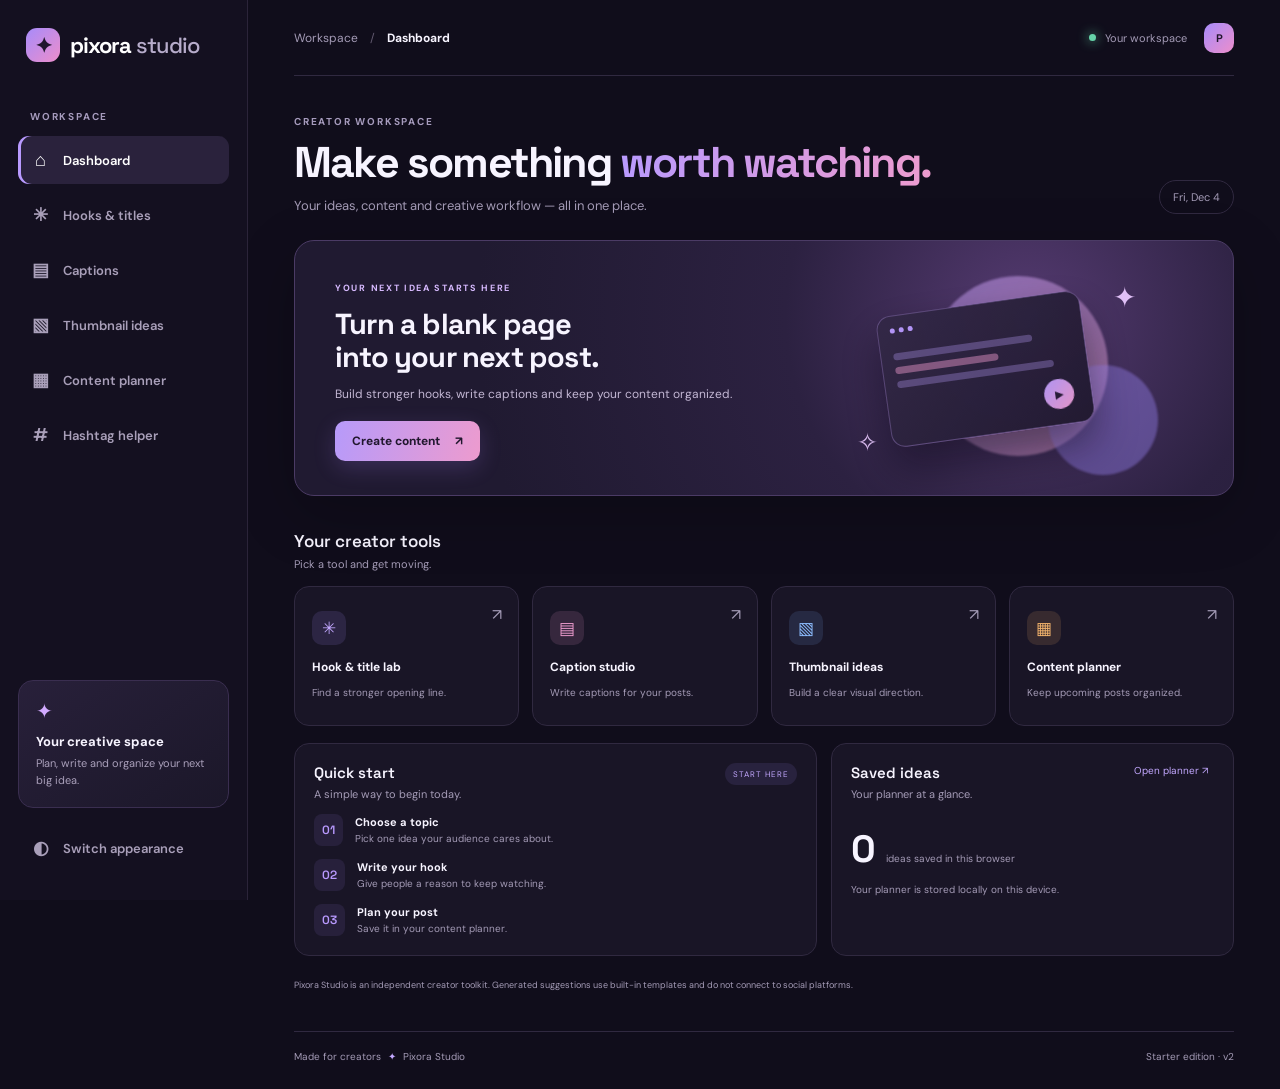
<file: index.html>
<!doctype html>
<html lang="en">
<head>
  <meta charset="UTF-8">
  <meta name="viewport" content="width=device-width, initial-scale=1.0">
  <meta name="theme-color" content="#100d1c">
  <meta name="description" content="Pixora Studio — a simple workspace for creators.">
  <title>Pixora Studio — Creator Workspace</title>
  <link rel="preconnect" href="https://fonts.googleapis.com">
  <link rel="preconnect" href="https://fonts.gstatic.com" crossorigin>
  <link href="https://fonts.googleapis.com/css2?family=DM+Sans:wght@400;500;600;700&family=Space+Grotesk:wght@500;600;700&display=swap" rel="stylesheet">
  <link rel="stylesheet" href="style.css">
</head>
<body>
  <div class="app-shell">
    <aside class="sidebar" id="sidebar">
      <a class="brand" href="#" aria-label="Pixora home">
        <span class="brand-mark">✦</span><span>pixora<span class="brand-light"> studio</span></span>
      </a>
      <div class="workspace-label">WORKSPACE</div>
      <nav class="nav-list" aria-label="Main navigation">
        <button class="nav-item active" data-view="dashboard"><span>⌂</span> Dashboard</button>
        <button class="nav-item" data-view="hooks"><span>✳</span> Hooks & titles</button>
        <button class="nav-item" data-view="captions"><span>▤</span> Captions</button>
        <button class="nav-item" data-view="thumbnail"><span>▧</span> Thumbnail ideas</button>
        <button class="nav-item" data-view="planner"><span>▦</span> Content planner</button>
        <button class="nav-item" data-view="hashtags"><span>#</span> Hashtag helper</button>
      </nav>
      <div class="sidebar-bottom">
        <div class="upgrade-card">
          <div class="upgrade-icon">✦</div>
          <strong>Your creative space</strong>
          <p>Plan, write and organize your next big idea.</p>
        </div>
        <button class="nav-item" id="themeToggle"><span>◐</span> Switch appearance</button>
      </div>
    </aside>

    <main class="main">
      <header class="topbar">
        <button class="mobile-menu" id="menuToggle" aria-label="Open navigation">☰</button>
        <div class="breadcrumb">Workspace <span>/</span> <strong id="currentSection">Dashboard</strong></div>
        <div class="top-actions"><span class="status-dot"></span><span class="top-status">Your workspace</span><div class="avatar">P</div></div>
      </header>

      <section class="view active-view" id="view-dashboard">
        <div class="welcome-row">
          <div><div class="eyebrow">CREATOR WORKSPACE</div><h1>Make something <span class="gradient-text">worth watching.</span></h1><p class="subheading">Your ideas, content and creative workflow — all in one place.</p></div>
          <div class="date-pill" id="todayDate"></div>
        </div>
        <div class="hero-card">
          <div class="hero-copy"><span class="hero-kicker">YOUR NEXT IDEA STARTS HERE</span><h2>Turn a blank page<br>into your next post.</h2><p>Build stronger hooks, write captions and keep your content organized.</p><button class="primary-btn" data-go="hooks">Create content <span>↗</span></button></div>
          <div class="hero-art" aria-hidden="true"><div class="orb orb-one"></div><div class="orb orb-two"></div><div class="spark spark-one">✦</div><div class="spark spark-two">✧</div><div class="art-card"><div class="art-card-top"><span></span><span></span><span></span></div><div class="art-lines"><i></i><i></i><i></i></div><div class="art-play">▶</div></div></div>
        </div>
        <div class="section-heading"><div><h2>Your creator tools</h2><p>Pick a tool and get moving.</p></div></div>
        <div class="tool-grid">
          <button class="tool-card" data-go="hooks"><span class="tool-icon purple">✳</span><strong>Hook & title lab</strong><small>Find a stronger opening line.</small><span class="card-arrow">↗</span></button>
          <button class="tool-card" data-go="captions"><span class="tool-icon pink">▤</span><strong>Caption studio</strong><small>Write captions for your posts.</small><span class="card-arrow">↗</span></button>
          <button class="tool-card" data-go="thumbnail"><span class="tool-icon blue">▧</span><strong>Thumbnail ideas</strong><small>Build a clear visual direction.</small><span class="card-arrow">↗</span></button>
          <button class="tool-card" data-go="planner"><span class="tool-icon orange">▦</span><strong>Content planner</strong><small>Keep upcoming posts organized.</small><span class="card-arrow">↗</span></button>
        </div>
        <div class="bottom-grid">
          <div class="panel"><div class="panel-heading"><div><h3>Quick start</h3><p>A simple way to begin today.</p></div><span class="mini-badge">START HERE</span></div><ol class="steps"><li><span>01</span><div><strong>Choose a topic</strong><small>Pick one idea your audience cares about.</small></div></li><li><span>02</span><div><strong>Write your hook</strong><small>Give people a reason to keep watching.</small></div></li><li><span>03</span><div><strong>Plan your post</strong><small>Save it in your content planner.</small></div></li></ol></div>
          <div class="panel saved-panel"><div class="panel-heading"><div><h3>Saved ideas</h3><p>Your planner at a glance.</p></div><button class="text-btn" data-go="planner">Open planner ↗</button></div><div class="saved-count"><strong id="savedCount">0</strong><span>ideas saved in this browser</span></div><p class="muted-note">Your planner is stored locally on this device.</p></div>
        </div>
        <p class="disclaimer">Pixora Studio is an independent creator toolkit. Generated suggestions use built-in templates and do not connect to social platforms.</p>
      </section>

      <section class="view" id="view-hooks">
        <div class="page-intro"><div class="eyebrow">WRITE WITH PURPOSE</div><h1>Hook & title <span class="gradient-text">lab</span></h1><p>Turn your topic into a few opening ideas to build on.</p></div>
        <div class="workspace-card">
          <label for="hookTopic">What is your video about?</label><textarea id="hookTopic" rows="3" placeholder="Example: 5 useful study habits for busy students"></textarea>
          <div class="form-row"><div><label for="hookStyle">Choose a style</label><select id="hookStyle"><option value="curiosity">Curiosity</option><option value="educational">Educational</option><option value="story">Storytelling</option><option value="list">List / tips</option></select></div><button class="primary-btn generate-btn" id="makeHooks">Generate ideas <span>✦</span></button></div>
          <div class="results" id="hookResults"><div class="empty-state"><span>✳</span><strong>Your ideas will appear here</strong><small>Enter a topic, then generate a few hooks.</small></div></div>
        </div>
      </section>

      <section class="view" id="view-captions">
        <div class="page-intro"><div class="eyebrow">SAY IT CLEARLY</div><h1>Caption <span class="gradient-text">studio</span></h1><p>Draft a caption that sounds natural and gives your post context.</p></div>
        <div class="workspace-card">
          <label for="captionTopic">Describe your post</label><textarea id="captionTopic" rows="3" placeholder="What happens in your video or post?"></textarea>
          <div class="form-row"><div><label for="captionTone">Caption tone</label><select id="captionTone"><option value="friendly">Friendly</option><option value="educational">Helpful / educational</option><option value="excited">Energetic</option><option value="professional">Professional</option></select></div><button class="primary-btn generate-btn" id="makeCaption">Create caption <span>✦</span></button></div>
          <div class="results" id="captionResults"><div class="empty-state"><span>▤</span><strong>Your caption will appear here</strong><small>Add a description to get started.</small></div></div>
        </div>
      </section>

      <section class="view" id="view-thumbnail">
        <div class="page-intro"><div class="eyebrow">PLAN THE FIRST IMPRESSION</div><h1>Thumbnail <span class="gradient-text">ideas</span></h1><p>Create a visual brief you can use when designing your thumbnail.</p></div>
        <div class="workspace-card">
          <label for="thumbTopic">Video topic or title</label><input id="thumbTopic" type="text" placeholder="Example: I tried learning guitar in 7 days">
          <div class="form-row"><div><label for="thumbMood">Visual mood</label><select id="thumbMood"><option value="bold and energetic">Bold and energetic</option><option value="clean and minimal">Clean and minimal</option><option value="cinematic and dramatic">Cinematic and dramatic</option><option value="bright and playful">Bright and playful</option></select></div><button class="primary-btn generate-btn" id="makeThumb">Build visual brief <span>✦</span></button></div>
          <div class="results" id="thumbResults"><div class="empty-state"><span>▧</span><strong>Your thumbnail brief will appear here</strong><small>Describe your video to create a direction.</small></div></div>
        </div>
      </section>

      <section class="view" id="view-planner">
        <div class="page-intro planner-intro"><div><div class="eyebrow">STAY CONSISTENT</div><h1>Content <span class="gradient-text">planner</span></h1><p>Save post ideas and keep track of what you want to create.</p></div><span class="planner-count" id="plannerCount">0 ideas</span></div>
        <div class="workspace-card planner-form"><div class="form-row"><div class="grow"><label for="planTitle">Post idea</label><input id="planTitle" type="text" placeholder="Give your idea a short title"></div><div><label for="planPlatform">Platform</label><select id="planPlatform"><option>YouTube</option><option>Instagram</option><option>TikTok</option><option>Other</option></select></div><div><label for="planDate">Planned date</label><input id="planDate" type="date"></div><button class="primary-btn add-btn" id="addPlan">Add idea +</button></div></div>
        <div class="planner-list" id="plannerList"><div class="empty-state"><span>▦</span><strong>Your content plan is empty</strong><small>Add an idea above to start planning.</small></div></div>
      </section>

      <section class="view" id="view-hashtags">
        <div class="page-intro"><div class="eyebrow">HELP PEOPLE FIND YOUR POST</div><h1>Hashtag <span class="gradient-text">helper</span></h1><p>Get starter hashtag suggestions based on your topic.</p></div>
        <div class="workspace-card">
          <label for="hashTopic">What is your post about?</label><input id="hashTopic" type="text" placeholder="Example: beginner photography tips">
          <button class="primary-btn generate-btn standalone-btn" id="makeHashtags">Suggest hashtags <span>#</span></button>
          <div class="results" id="hashResults"><div class="empty-state"><span>#</span><strong>Your hashtags will appear here</strong><small>Enter a topic to get started.</small></div></div>
        </div>
      </section>
      <footer class="footer">Made for creators <span>✦</span> Pixora Studio <span class="footer-version">Starter edition · v2</span></footer>
    </main>
  </div>
  <div class="toast" id="toast" role="status" aria-live="polite"></div>
  <script src="script.js"></script>
</body>
</html>
</file>
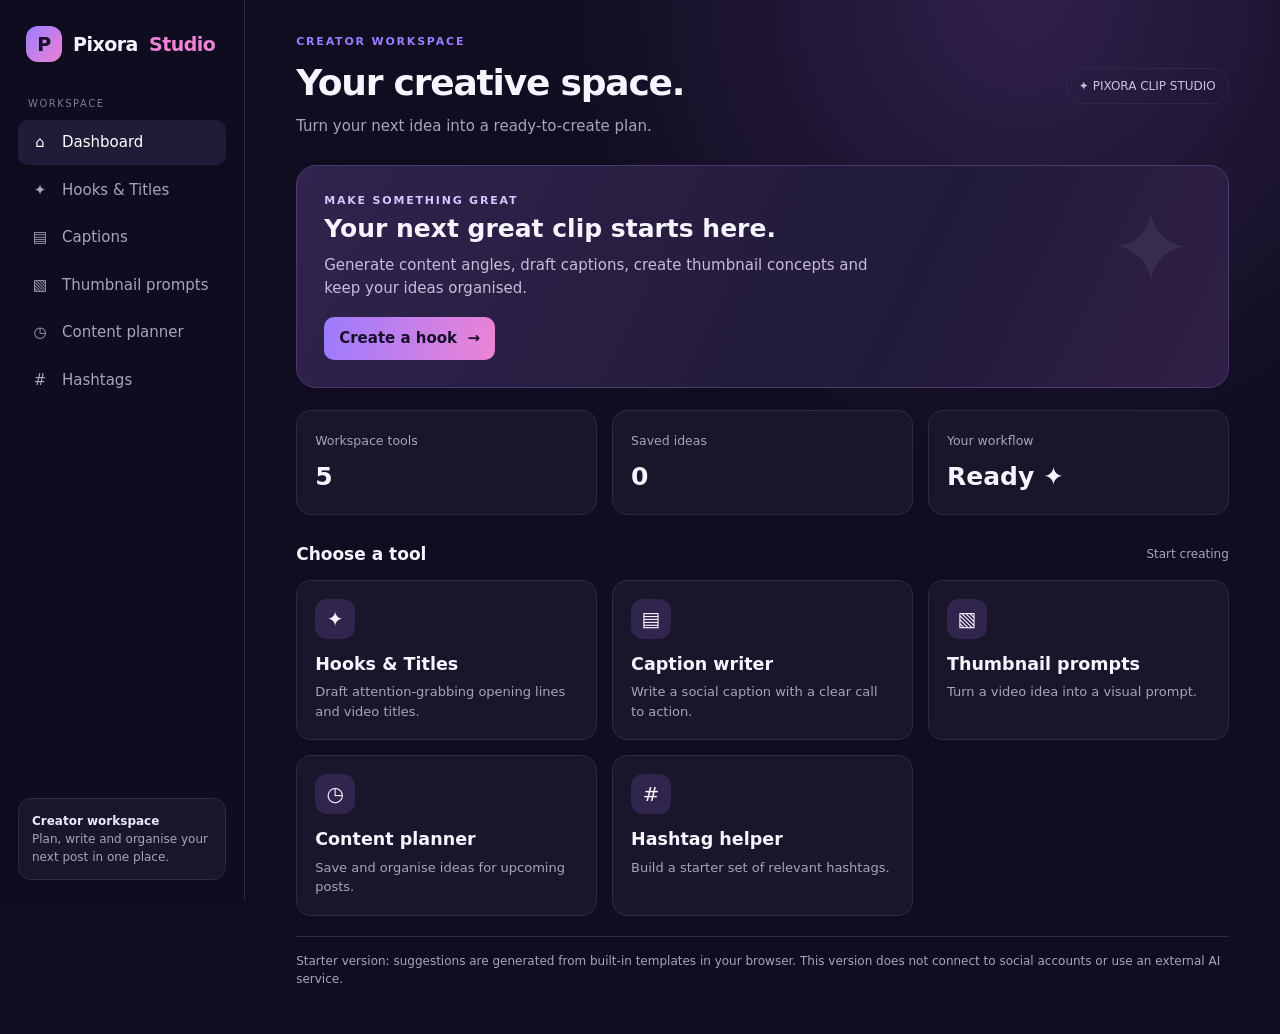
<file: index-1.html>
<!DOCTYPE html>
<html lang="en">
<head>
<meta charset="UTF-8">
<meta name="viewport" content="width=device-width, initial-scale=1.0">
<meta name="theme-color" content="#100d20">
<title>Pixora Clip Studio</title>
<style>
:root{--bg:#100d20;--panel:#19152b;--panel2:#211b38;--line:#302849;--text:#f7f3ff;--muted:#aaa2bd;--purple:#9b7bff;--pink:#ed83d4;--green:#75ddb0}
*{box-sizing:border-box}body{margin:0;background:radial-gradient(circle at 80% 0%,#30204b 0,transparent 32%),var(--bg);color:var(--text);font:15px/1.5 Inter,system-ui,Arial,sans-serif}
button,input,textarea,select{font:inherit}button{cursor:pointer;border:0}
.app{display:grid;grid-template-columns:245px 1fr;min-height:100vh}.sidebar{padding:26px 18px;border-right:1px solid var(--line);background:#100d20dd;position:sticky;top:0;height:100vh}
.brand{display:flex;align-items:center;gap:11px;font-weight:800;font-size:19px;letter-spacing:-.5px;margin:0 8px 34px}.logo{width:36px;height:36px;border-radius:12px;background:linear-gradient(135deg,var(--purple),var(--pink));display:grid;place-items:center;color:#160f2a;font-weight:900}
.nav-label{font-size:10px;letter-spacing:1.5px;color:#807792;margin:22px 10px 9px}.nav button{display:flex;gap:12px;align-items:center;width:100%;text-align:left;color:var(--muted);padding:11px 12px;border-radius:10px;background:transparent;margin:3px 0}.nav button.active,.nav button:hover{background:var(--panel2);color:white}.nav .ico{width:20px;text-align:center}
.side-note{position:absolute;bottom:20px;left:18px;right:18px;background:var(--panel);border:1px solid var(--line);padding:13px;border-radius:13px;color:var(--muted);font-size:12px}
main{padding:34px clamp(18px,4vw,54px);max-width:1500px;width:100%;margin:auto}.top{display:flex;justify-content:space-between;align-items:center;gap:15px;margin-bottom:28px}.eyebrow{color:var(--purple);font-size:11px;font-weight:800;letter-spacing:1.8px;text-transform:uppercase}.top h1{font-size:clamp(25px,4vw,36px);letter-spacing:-1.2px;margin:5px 0}.sub{color:var(--muted);margin:0}.pill{border:1px solid var(--line);border-radius:99px;padding:8px 12px;color:#c9c0dc;font-size:12px;white-space:nowrap}
.page{display:none}.page.active{display:block}.hero{padding:27px;border:1px solid #4b3970;border-radius:20px;background:linear-gradient(115deg,#30234d,#211a38 65%,#302047);margin-bottom:22px;position:relative;overflow:hidden}.hero:after{content:"✦";position:absolute;right:35px;top:8px;font-size:100px;color:#ffffff12}.hero h2{font-size:25px;margin:0 0 7px}.hero p{color:#c7bdd9;max-width:560px;margin:0 0 18px}.btn{background:linear-gradient(100deg,var(--purple),var(--pink));color:#170f2a;font-weight:800;border-radius:10px;padding:10px 15px}.btn.secondary{background:var(--panel2);color:#eee7ff;border:1px solid var(--line)}.grid{display:grid;grid-template-columns:repeat(3,minmax(0,1fr));gap:15px}.stat,.tool-card,.panel{background:var(--panel);border:1px solid var(--line);border-radius:15px;padding:18px}.stat small{color:var(--muted)}.stat strong{display:block;font-size:25px;margin-top:7px}.tool-card{cursor:pointer;transition:.2s}.tool-card:hover{transform:translateY(-3px);border-color:#7860b0}.tool-icon{width:40px;height:40px;border-radius:12px;background:#30254c;display:grid;place-items:center;font-size:20px;margin-bottom:12px}.tool-card h3{margin:0 0 5px}.tool-card p{color:var(--muted);font-size:13px;margin:0}.section-head{display:flex;justify-content:space-between;align-items:center;margin:27px 0 13px}.section-head h2{font-size:17px;margin:0}.form-grid{display:grid;grid-template-columns:1fr 1fr;gap:14px}.field{margin:13px 0}.field label{display:block;font-size:12px;color:#c8bfd8;margin-bottom:7px}.field input,.field textarea,.field select{width:100%;background:#100d20;border:1px solid var(--line);border-radius:10px;padding:12px;color:var(--text);outline:none}.field textarea{min-height:115px;resize:vertical}.field input:focus,.field textarea:focus,.field select:focus{border-color:var(--purple)}.output{white-space:pre-wrap;background:#100d20;border:1px dashed #554475;padding:15px;border-radius:11px;color:#e8e0f7;min-height:65px;margin-top:14px}.actions{display:flex;gap:9px;flex-wrap:wrap;margin-top:12px}.muted{color:var(--muted)}.idea-list{display:grid;gap:10px;margin-top:14px}.idea{display:flex;justify-content:space-between;gap:10px;align-items:center;background:#100d20;border:1px solid var(--line);border-radius:10px;padding:12px}.idea small{color:var(--muted)}.delete{background:transparent;color:#d5a5c8;font-size:18px}.notice{font-size:12px;color:var(--muted);margin-top:20px;border-top:1px solid var(--line);padding-top:15px}
@media(max-width:850px){.app{grid-template-columns:1fr}.sidebar{height:auto;position:static;padding:13px 15px;border-right:0;border-bottom:1px solid var(--line)}.brand{margin:0 5px 10px}.nav{display:flex;overflow:auto;gap:5px}.nav-label,.side-note{display:none}.nav button{width:auto;white-space:nowrap;padding:9px 11px}.nav button .ico{display:none}main{padding:25px 16px 90px}.grid{grid-template-columns:1fr 1fr}}
@media(max-width:560px){.grid,.form-grid{grid-template-columns:1fr}.top{align-items:flex-start}.pill{font-size:10px}.hero{padding:21px}.hero h2{font-size:21px}}
</style>
</head>
<body>
<div class="app">
<aside class="sidebar">
  <div class="brand"><div class="logo">P</div> Pixora <span style="color:var(--pink)">Studio</span></div>
  <div class="nav-label">WORKSPACE</div>
  <nav class="nav">
    <button class="active" data-page="home"><span class="ico">⌂</span>Dashboard</button>
    <button data-page="hooks"><span class="ico">✦</span>Hooks & Titles</button>
    <button data-page="captions"><span class="ico">▤</span>Captions</button>
    <button data-page="thumbnail"><span class="ico">▧</span>Thumbnail prompts</button>
    <button data-page="ideas"><span class="ico">◷</span>Content planner</button>
    <button data-page="hashtags"><span class="ico">#</span>Hashtags</button>
  </nav>
  <div class="side-note"><strong style="color:#eee7ff">Creator workspace</strong><br>Plan, write and organise your next post in one place.</div>
</aside>
<main>
  <header class="top"><div><div class="eyebrow">CREATOR WORKSPACE</div><h1 id="pageTitle">Your creative space.</h1><p class="sub" id="pageSub">Turn your next idea into a ready-to-create plan.</p></div><div class="pill">✦ PIXORA CLIP STUDIO</div></header>

  <section class="page active" id="home">
    <div class="hero"><div class="eyebrow" style="color:#d7c5ff">MAKE SOMETHING GREAT</div><h2>Your next great clip starts here.</h2><p>Generate content angles, draft captions, create thumbnail concepts and keep your ideas organised.</p><button class="btn" onclick="showPage('hooks')">Create a hook&nbsp; →</button></div>
    <div class="grid">
      <div class="stat"><small>Workspace tools</small><strong>5</strong></div><div class="stat"><small>Saved ideas</small><strong id="ideaCount">0</strong></div><div class="stat"><small>Your workflow</small><strong>Ready ✦</strong></div>
    </div>
    <div class="section-head"><h2>Choose a tool</h2><span class="muted" style="font-size:12px">Start creating</span></div>
    <div class="grid">
      <div class="tool-card" onclick="showPage('hooks')"><div class="tool-icon">✦</div><h3>Hooks & Titles</h3><p>Draft attention-grabbing opening lines and video titles.</p></div>
      <div class="tool-card" onclick="showPage('captions')"><div class="tool-icon">▤</div><h3>Caption writer</h3><p>Write a social caption with a clear call to action.</p></div>
      <div class="tool-card" onclick="showPage('thumbnail')"><div class="tool-icon">▧</div><h3>Thumbnail prompts</h3><p>Turn a video idea into a visual prompt.</p></div>
      <div class="tool-card" onclick="showPage('ideas')"><div class="tool-icon">◷</div><h3>Content planner</h3><p>Save and organise ideas for upcoming posts.</p></div>
      <div class="tool-card" onclick="showPage('hashtags')"><div class="tool-icon">#</div><h3>Hashtag helper</h3><p>Build a starter set of relevant hashtags.</p></div>
    </div>
    <p class="notice">Starter version: suggestions are generated from built-in templates in your browser. This version does not connect to social accounts or use an external AI service.</p>
  </section>

  <section class="page" id="hooks">
    <div class="panel"><h2>Hooks & Titles</h2><p class="muted">Create starter ideas for your next video.</p>
      <div class="field"><label>What is your video about?</label><input id="hookTopic" placeholder="e.g. 5 editing tricks for beginners"></div>
      <div class="field"><label>Style</label><select id="hookStyle"><option>Curiosity</option><option>Educational</option><option>Storytelling</option><option>Bold</option></select></div>
      <button class="btn" onclick="makeHooks()">Generate ideas</button><div class="output" id="hookOut">Your hook and title ideas will appear here.</div><div class="actions"><button class="btn secondary" onclick="copyText('hookOut')">Copy ideas</button></div>
    </div>
  </section>

  <section class="page" id="captions">
    <div class="panel"><h2>Caption writer</h2><p class="muted">Draft a caption you can customise for your platform.</p>
      <div class="field"><label>Describe your post</label><textarea id="captionTopic" placeholder="What happens in your video?"></textarea></div>
      <div class="field"><label>Tone</label><select id="captionTone"><option>Friendly</option><option>Professional</option><option>Exciting</option><option>Educational</option></select></div>
      <button class="btn" onclick="makeCaption()">Write caption</button><div class="output" id="captionOut">Your caption will appear here.</div><div class="actions"><button class="btn secondary" onclick="copyText('captionOut')">Copy caption</button></div>
    </div>
  </section>

  <section class="page" id="thumbnail">
    <div class="panel"><h2>Thumbnail prompt builder</h2><p class="muted">Create a visual brief for an image-generation tool.</p>
      <div class="field"><label>Video topic</label><input id="thumbTopic" placeholder="e.g. I built a tiny dream room"></div>
      <div class="form-grid"><div class="field"><label>Visual style</label><select id="thumbStyle"><option>Photorealistic</option><option>3D cinematic</option><option>Clean minimal</option><option>Bold illustrated</option></select></div><div class="field"><label>Aspect ratio</label><select id="thumbRatio"><option>16:9 YouTube thumbnail</option><option>9:16 vertical cover</option><option>1:1 square</option></select></div></div>
      <button class="btn" onclick="makeThumb()">Build prompt</button><div class="output" id="thumbOut">Your thumbnail prompt will appear here.</div><div class="actions"><button class="btn secondary" onclick="copyText('thumbOut')">Copy prompt</button></div>
    </div>
  </section>

  <section class="page" id="ideas">
    <div class="panel"><h2>Content planner</h2><p class="muted">Save ideas locally in this browser.</p>
      <div class="field"><label>Content idea</label><input id="ideaInput" placeholder="Write an idea to remember..."></div>
      <div class="form-grid"><div class="field"><label>Platform</label><select id="ideaPlatform"><option>YouTube Shorts</option><option>Instagram Reels</option><option>TikTok</option><option>YouTube video</option></select></div><div class="field"><label>Status</label><select id="ideaStatus"><option>Idea</option><option>Planning</option><option>Ready to create</option></select></div></div>
      <button class="btn" onclick="addIdea()">Save idea</button><div class="idea-list" id="ideaList"></div>
    </div>
  </section>

  <section class="page" id="hashtags">
    <div class="panel"><h2>Hashtag helper</h2><p class="muted">Get a starter list based on your topic. Check relevance before posting.</p>
      <div class="field"><label>Topic or niche</label><input id="hashTopic" placeholder="e.g. video editing"></div>
      <button class="btn" onclick="makeTags()">Suggest hashtags</button><div class="output" id="hashOut">Your hashtag ideas will appear here.</div><div class="actions"><button class="btn secondary" onclick="copyText('hashOut')">Copy hashtags</button></div>
    </div>
  </section>
</main>
</div>
<script>
const titles={home:["Your creative space.","Turn your next idea into a ready-to-create plan."],hooks:["Hooks & Titles","Find a strong angle for your next video."],captions:["Caption writer","Draft a caption that sounds like you."],thumbnail:["Thumbnail prompts","Describe the visual before you create it."],ideas:["Content planner","Keep your next posts organised."],hashtags:["Hashtag helper","Find a few relevant tags to start with."]};
function showPage(id){document.querySelectorAll('.page').forEach(p=>p.classList.toggle('active',p.id===id));document.querySelectorAll('.nav button').forEach(b=>b.classList.toggle('active',b.dataset.page===id));document.getElementById('pageTitle').textContent=titles[id][0];document.getElementById('pageSub').textContent=titles[id][1];window.scrollTo({top:0,behavior:'smooth'})}
document.querySelectorAll('.nav button').forEach(b=>b.addEventListener('click',()=>showPage(b.dataset.page)));
function val(id){return document.getElementById(id).value.trim()}
function put(id,text){document.getElementById(id).textContent=text}
function makeHooks(){let t=val('hookTopic');if(!t)return put('hookOut','Please enter a video topic first.');let s=val('hookStyle');let hooks={Curiosity:[`"Nobody tells you this about ${t}..."`,`"I tried ${t} so you can learn from my experience."`,`"The surprising thing about ${t} is..."`],Educational:[`"Here are 3 things to know about ${t}."`,`"A beginner's guide to ${t}."`,`"Learn ${t} with this simple breakdown."`],Storytelling:[`"It all started when I decided to explore ${t}..."`,`"I didn't expect this while trying ${t}."`,`"Here's what happened on my ${t} journey."`],Bold:[`"Stop scrolling: let's rethink ${t}."`,`"You're approaching ${t} the hard way."`,`"Let's make ${t} simpler."`]};put('hookOut','HOOKS\\n'+hooks[s].map((x,i)=>(i+1)+'. '+x).join('\\n')+'\\n\\nTITLE IDEAS\\n• '+t+' — what you should know\\n• A simple guide to '+t+'\\n• My experience with '+t)}
function makeCaption(){let t=val('captionTopic');if(!t)return put('captionOut','Please describe your post first.');let tone=val('captionTone');let lead={Friendly:'Come along for this one! ',Professional:'A closer look at this topic: ',Exciting:'This is one to check out! ',Educational:'Here is something useful to know: '}[tone];put('captionOut',lead+t+'\\n\\nWhat do you think? Share your thoughts below.\\n\\nSave this post for later.')}
function makeThumb(){let t=val('thumbTopic');if(!t)return put('thumbOut','Please enter a video topic first.');put('thumbOut',`${val('thumbStyle')} image for a video about "${t}". Composition: one clear focal subject, expressive visual storytelling, strong foreground-background separation, crisp details, balanced contrast, uncluttered background, vibrant but cohesive lighting. Leave clean negative space for a short title. Format: ${val('thumbRatio')}. No logos, watermarks or tiny unreadable text.`)}
function makeTags(){let t=val('hashTopic');if(!t)return put('hashOut','Please enter a topic first.');let words=t.toLowerCase().replace(/[^a-z0-9 ]/g,'').split(/\s+/).filter(Boolean);let base=words.map(w=>'#'+w);put('hashOut',[...new Set([...base,'#contentcreator','#creatorcommunity','#newvideo','#shortvideo','#creativeideas'])].join(' '))}
function copyText(id){let text=document.getElementById(id).textContent;navigator.clipboard?.writeText(text).then(()=>alert('Copied!')).catch(()=>alert('Select and copy the text manually.'))}
function getIdeas(){try{return JSON.parse(localStorage.getItem('pixoraIdeas')||'[]')}catch{return []}}
function saveIdeas(a){localStorage.setItem('pixoraIdeas',JSON.stringify(a));renderIdeas()}
function addIdea(){let t=val('ideaInput');if(!t)return;let a=getIdeas();a.unshift({text:t,platform:val('ideaPlatform'),status:val('ideaStatus')});saveIdeas(a);document.getElementById('ideaInput').value=''}
function removeIdea(i){let a=getIdeas();a.splice(i,1);saveIdeas(a)}
function renderIdeas(){let a=getIdeas();document.getElementById('ideaCount').textContent=a.length;document.getElementById('ideaList').innerHTML=a.length?a.map((x,i)=>`<div class="idea"><div><strong>${escapeHtml(x.text)}</strong><br><small>${escapeHtml(x.platform)} · ${escapeHtml(x.status)}</small></div><button class="delete" aria-label="Delete idea" onclick="removeIdea(${i})">×</button></div>`).join(''):'<p class="muted">No saved ideas yet. Add your first one above.</p>'}
function escapeHtml(s){return s.replace(/[&<>"']/g,c=>({'&':'&amp;','<':'&lt;','>':'&gt;','"':'&quot;',"'":'&#39;'}[c]))}
renderIdeas();
</script>
</body>
</html>
</file>
<file: style.css>
*{box-sizing:border-box} :root{--bg:#100d1b;--surface:#191526;--surface2:#211c31;--border:#302940;--text:#f7f4ff;--muted:#a49bb6;--purple:#a78bfa;--pink:#f0a0d5;--green:#75d6b0;--shadow:0 18px 60px rgba(0,0,0,.22)}body.light{--bg:#f5f3fa;--surface:#fff;--surface2:#f1edf8;--border:#e4deee;--text:#211a30;--muted:#716982;--shadow:0 15px 45px rgba(53,35,85,.08)}body{margin:0;background:var(--bg);color:var(--text);font-family:"DM Sans",sans-serif;min-height:100vh}button,input,textarea,select{font:inherit}button{cursor:pointer}.app-shell{min-height:100vh}.sidebar{width:248px;position:fixed;inset:0 auto 0 0;background:#141020;border-right:1px solid #2b2439;padding:28px 18px;display:flex;flex-direction:column;z-index:10}.brand{display:flex;align-items:center;gap:10px;color:#fff;text-decoration:none;font:700 22px "Space Grotesk",sans-serif;letter-spacing:-1px;margin:0 8px 48px}.brand-mark{display:grid;place-items:center;width:34px;height:34px;border-radius:11px;background:linear-gradient(135deg,#a78bfa,#ed8ecb);color:#21162d;font-size:21px}.brand-light{font-weight:500;color:#b7accb}.workspace-label,.eyebrow{font-size:10px;letter-spacing:1.8px;font-weight:700;color:#a69bbd}.workspace-label{padding:0 12px 13px}.nav-list{display:grid;gap:7px}.nav-item{border:0;background:transparent;color:#a99fb9;text-align:left;padding:12px 13px;border-radius:11px;display:flex;align-items:center;gap:13px;font-size:13px;font-weight:600;transition:.2s}.nav-item span{font-size:18px;width:19px;text-align:center}.nav-item:hover,.nav-item.active{background:#2a223c;color:#fff}.nav-item.active{box-shadow:inset 3px 0 #b99aff}.sidebar-bottom{margin-top:auto}.upgrade-card{padding:17px;border:1px solid #3a2e50;border-radius:15px;background:linear-gradient(145deg,#28203a,#1b1729);margin-bottom:16px}.upgrade-icon{color:#d2aaff;font-size:20px}.upgrade-card strong{display:block;margin:9px 0 5px;font-size:13px}.upgrade-card p{margin:0;color:#a99fba;font-size:11px;line-height:1.6}.main{margin-left:248px;min-height:100vh;padding:0 46px 26px;max-width:1700px}.topbar{height:76px;display:flex;align-items:center;justify-content:space-between;border-bottom:1px solid var(--border);margin-bottom:39px}.breadcrumb{font-size:12px;color:var(--muted)}.breadcrumb span{padding:0 9px;color:#625a70}.breadcrumb strong{color:var(--text)}.top-actions{display:flex;align-items:center;gap:9px;color:var(--muted);font-size:11px}.status-dot{width:7px;height:7px;border-radius:50%;background:#66d4a9;box-shadow:0 0 12px #66d4a9}.avatar{width:30px;height:30px;border-radius:10px;background:linear-gradient(135deg,#a78bfa,#ed8ecb);display:grid;place-items:center;color:#21162d;font-weight:700;margin-left:8px}.mobile-menu{display:none;background:none;border:0;color:var(--text);font-size:21px}.view{display:none;animation:rise .35s ease}.active-view{display:block}@keyframes rise{from{opacity:0;transform:translateY(8px)}to{opacity:1;transform:translateY(0)}}.welcome-row{display:flex;justify-content:space-between;align-items:flex-end;margin-bottom:26px}.welcome-row h1,.page-intro h1{font:700 clamp(30px,4vw,43px)/1.15 "Space Grotesk",sans-serif;letter-spacing:-1.8px;margin:10px 0}.gradient-text{background:linear-gradient(100deg,#b89aff,#ee9bce);-webkit-background-clip:text;background-clip:text;color:transparent}.subheading,.page-intro p{color:var(--muted);font-size:13px;margin:0}.date-pill{font-size:11px;color:var(--muted);border:1px solid var(--border);padding:9px 13px;border-radius:30px}.hero-card{min-height:250px;border:1px solid #4b3b65;border-radius:20px;overflow:hidden;position:relative;background:radial-gradient(circle at 78% 30%,#543a70 0,#2c2141 32%,#201a31 73%);display:flex;align-items:center;padding:34px 40px;box-shadow:var(--shadow)}.hero-copy{position:relative;z-index:2;max-width:480px}.hero-kicker{font-size:9px;letter-spacing:1.7px;color:#d7baff;font-weight:700}.hero-copy h2{font:700 29px/1.13 "Space Grotesk",sans-serif;letter-spacing:-.8px;margin:12px 0}.hero-copy p{font-size:12px;color:#c3b7d4;margin:0 0 19px}.primary-btn{border:0;border-radius:10px;background:linear-gradient(105deg,#b69afa,#ed9bce);color:#21172e;padding:12px 17px;font-size:12px;font-weight:700;box-shadow:0 7px 22px #a67cf433;transition:transform .2s,filter .2s}.primary-btn:hover{transform:translateY(-2px);filter:brightness(1.08)}.primary-btn span{margin-left:12px}.hero-art{position:absolute;right:8%;top:0;width:350px;height:100%;opacity:.95}.orb{position:absolute;border-radius:50%;filter:blur(1px)}.orb-one{width:180px;height:180px;background:linear-gradient(135deg,#c5a1ff88,#f1a5d288);right:50px;top:35px}.orb-two{width:110px;height:110px;background:#a18aff66;right:0;bottom:20px}.art-card{position:absolute;width:205px;height:132px;right:70px;top:62px;background:linear-gradient(135deg,#332847,#211a30);border:1px solid #a88ad866;border-radius:14px;transform:rotate(-8deg);box-shadow:0 22px 40px #09061177;padding:12px}.art-card-top{display:flex;gap:4px}.art-card-top span{width:5px;height:5px;background:#b99aff;border-radius:50%}.art-lines{display:grid;gap:7px;margin-top:20px}.art-lines i{height:7px;border-radius:10px;background:#b79bfa55;width:78%}.art-lines i:nth-child(2){width:58%;background:#ee9bce77}.art-lines i:nth-child(3){width:88%}.art-play{position:absolute;right:17px;bottom:15px;width:30px;height:30px;border-radius:50%;background:linear-gradient(135deg,#b69afa,#ed9bce);display:grid;place-items:center;color:#271b35;font-size:11px}.spark{position:absolute;color:#e9c9ff}.spark-one{right:22px;top:38px;font-size:28px}.spark-two{right:280px;bottom:36px;font-size:25px}.section-heading{margin:34px 0 15px}.section-heading h2,.panel h3{font:600 17px "Space Grotesk",sans-serif;margin:0 0 5px}.section-heading p,.panel-heading p{font-size:11px;color:var(--muted);margin:0}.tool-grid{display:grid;grid-template-columns:repeat(4,1fr);gap:13px}.tool-card{position:relative;text-align:left;min-height:140px;padding:17px;background:var(--surface);border:1px solid var(--border);border-radius:15px;color:var(--text);transition:.2s}.tool-card:hover{transform:translateY(-3px);border-color:#8e73bd;box-shadow:var(--shadow)}.tool-icon{display:grid;place-items:center;width:34px;height:34px;border-radius:10px;font-size:17px;margin-bottom:14px}.purple{background:#a78bfa22;color:#c3a8ff}.pink{background:#ed9bce22;color:#ed9bce}.blue{background:#78a9f322;color:#8dbdff}.orange{background:#f2b36c22;color:#f2b36c}.tool-card strong{display:block;font-size:12px;margin-bottom:5px}.tool-card small{font-size:10px;color:var(--muted)}.card-arrow{position:absolute;right:16px;top:17px;color:var(--muted)}.bottom-grid{display:grid;grid-template-columns:1.3fr 1fr;gap:14px;margin-top:17px}.panel{background:var(--surface);border:1px solid var(--border);border-radius:15px;padding:19px}.panel-heading{display:flex;justify-content:space-between;align-items:flex-start}.panel-heading h3{font-size:15px}.mini-badge{font-size:8px;letter-spacing:1px;color:#c3a8ff;background:#a78bfa1c;border-radius:20px;padding:6px 8px}.steps{list-style:none;padding:13px 0 0;margin:0;display:grid;gap:13px}.steps li{display:flex;align-items:center;gap:12px}.steps li>span{font:600 12px "Space Grotesk";color:#b99aff;background:#a78bfa1a;padding:8px;border-radius:8px}.steps strong,.steps small{display:block}.steps strong{font-size:11px}.steps small{font-size:10px;color:var(--muted);margin-top:3px}.text-btn{background:none;border:0;color:#c3a8ff;font-size:10px}.saved-count{display:flex;align-items:baseline;gap:10px;margin-top:24px}.saved-count strong{font:700 38px "Space Grotesk"}.saved-count span,.muted-note{font-size:10px;color:var(--muted)}.disclaimer{font-size:9px;color:var(--muted);margin:23px 0 0}.page-intro{margin-bottom:25px}.page-intro h1{margin:10px 0 7px}.workspace-card{background:var(--surface);border:1px solid var(--border);border-radius:17px;padding:25px;max-width:900px;box-shadow:var(--shadow)}label{display:block;font-size:11px;font-weight:700;margin:0 0 8px;color:var(--text)}textarea,input,select{width:100%;background:var(--bg);border:1px solid var(--border);border-radius:10px;color:var(--text);padding:12px 13px;font-size:12px;outline:none;transition:border .2s}textarea{resize:vertical;min-height:80px}textarea:focus,input:focus,select:focus{border-color:#a78bfa}textarea::placeholder,input::placeholder{color:#756c84}.form-row{display:flex;align-items:flex-end;gap:13px;margin-top:17px}.form-row>div{flex:1;min-width:0}.generate-btn{white-space:nowrap}.results{margin-top:21px}.empty-state{min-height:130px;display:flex;align-items:center;justify-content:center;flex-direction:column;text-align:center;border:1px dashed var(--border);border-radius:12px;color:var(--muted);gap:7px;padding:18px}.empty-state>span{font-size:24px;color:#b99aff}.empty-state strong{font-size:12px;color:var(--text)}.empty-state small{font-size:10px}.result-item{background:var(--surface2);border:1px solid var(--border);border-radius:11px;padding:14px;margin-top:9px}.result-item p{font-size:12px;line-height:1.65;margin:0 0 10px;white-space:pre-wrap}.result-actions{display:flex;justify-content:flex-end}.copy-btn,.delete-btn{border:1px solid var(--border);background:transparent;color:var(--muted);border-radius:7px;padding:7px 10px;font-size:10px}.copy-btn:hover,.delete-btn:hover{color:var(--text);border-color:#a78bfa}.standalone-btn{margin-top:14px}.planner-intro{display:flex;justify-content:space-between;align-items:flex-end}.planner-count{font-size:11px;color:#c3a8ff;background:#a78bfa1c;padding:8px 12px;border-radius:20px}.planner-form{max-width:none}.planner-form .form-row{margin:0;align-items:flex-end}.planner-form .grow{flex:2}.planner-form .add-btn{white-space:nowrap}.planner-list{display:grid;gap:9px;margin-top:15px}.plan-item{display:flex;align-items:center;gap:13px;background:var(--surface);border:1px solid var(--border);border-radius:12px;padding:14px}.plan-check{width:18px;height:18px;accent-color:#a78bfa}.plan-details{flex:1;min-width:0}.plan-details strong{font-size:12px;display:block}.plan-details small{font-size:10px;color:var(--muted);display:block;margin-top:4px}.platform-tag{font-size:9px;padding:6px 8px;border-radius:20px;background:#a78bfa1c;color:#c3a8ff}.footer{border-top:1px solid var(--border);margin-top:40px;padding-top:18px;color:var(--muted);font-size:10px}.footer>span:first-child{color:#c3a8ff;padding:0 4px}.footer-version{float:right}.toast{position:fixed;bottom:24px;left:50%;transform:translate(-50%,20px);opacity:0;background:#302642;color:#fff;padding:11px 17px;border:1px solid #5c4776;border-radius:9px;font-size:11px;z-index:30;transition:.25s;pointer-events:none}.toast.show{opacity:1;transform:translate(-50%,0)}body.light .sidebar{background:#211a30}body.light .main .topbar{border-color:var(--border)}body.light .hero-card{color:#fff}body.light .hero-card p{color:#ddd}@media(max-width:1100px){.main{padding:0 28px 24px}.tool-grid{grid-template-columns:repeat(2,1fr)}.hero-art{right:0;opacity:.7}}@media(max-width:720px){.sidebar{transform:translateX(-100%);transition:transform .25s;box-shadow:var(--shadow)}.sidebar.open{transform:translateX(0)}.main{margin-left:0;padding:0 17px 22px}.topbar{height:62px;margin-bottom:27px}.mobile-menu{display:block}.breadcrumb{margin-right:auto;margin-left:12px}.top-status{display:none}.welcome-row{align-items:flex-start;gap:10px;flex-direction:column}.welcome-row h1,.page-intro h1{font-size:32px}.date-pill{display:none}.hero-card{padding:27px 23px;min-height:250px}.hero-art{right:-110px;opacity:.35}.hero-copy{max-width:300px}.hero-copy h2{font-size:26px}.tool-grid{gap:9px}.tool-card{min-height:132px;padding:13px}.tool-card strong{font-size:11px}.tool-card small{font-size:9px}.bottom-grid{grid-template-columns:1fr}.workspace-card{padding:17px}.form-row{flex-direction:column;align-items:stretch}.form-row>div{width:100%}.generate-btn,.add-btn{width:100%}.planner-form .form-row{display:grid;grid-template-columns:1fr 1fr}.planner-form .grow{grid-column:1/-1}.planner-form .add-btn{grid-column:1/-1}.planner-intro{align-items:flex-start;gap:10px;flex-direction:column}.plan-item{flex-wrap:wrap}.platform-tag{margin-left:30px}.footer-version{float:none;display:block;margin-top:6px}}
</file>
